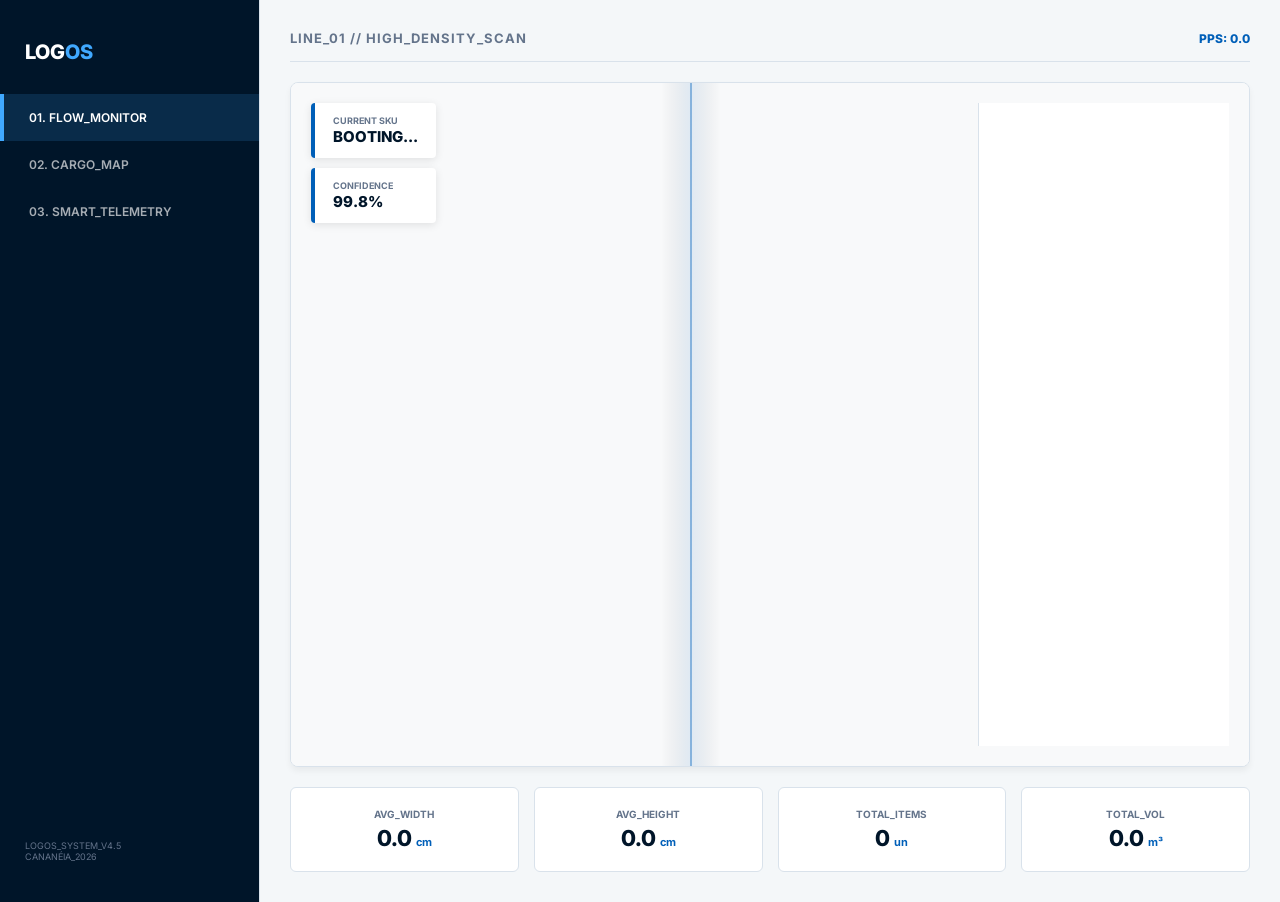
<file: index.html>
<!DOCTYPE html>
<html lang="pt-br">
<head>
    <meta charset="UTF-8">
    <title>LOGOS | Industrial Flow Analysis</title>
    <link rel="stylesheet" href="css/index.css">
</head>
<body>
    <nav>
        <div class="brand">LOG<span>OS</span></div>
        <a href="index.html" class="nav-link active" id="nav-index">01. FLOW_MONITOR</a>
        <a href="carga.html" class="nav-link" id="nav-carga">02. CARGO_MAP</a>
        <a href="telemetria.html" class="nav-link" id="nav-telemetria">03. SMART_TELEMETRY</a>
        <div style="margin-top: auto; padding: 0 25px; font-size: 9px; color: #64748b;">LOGOS_SYSTEM_V4.5<br>CANANÉIA_2026</div>
    </nav>

    <main>
        <div class="header-meta">
            <h1>LINE_01 // HIGH_DENSITY_SCAN</h1>
            <div id="pps-counter" style="font-size: 12px; color: var(--accent); font-weight: 800;">PPS: 0.0</div>
        </div>

        <div class="viewport-wrapper">
            <canvas id="flowCanvas"></canvas>
            <div class="hud-overlay">
                <div class="hud-stat"><label>Current SKU</label><span id="curSKU">BOOTING...</span></div>
                <div class="hud-stat"><label>Confidence</label><span>99.8%</span></div>
            </div>
            <div class="event-stream" id="eventStream"></div>
        </div>

        <footer>
            <div class="data-card"><label>AVG_WIDTH</label><span id="avgW">0.0</span><span class="unit">cm</span></div>
            <div class="data-card"><label>AVG_HEIGHT</label><span id="avgH">0.0</span><span class="unit">cm</span></div>
            <div class="data-card"><label>TOTAL_ITEMS</label><span id="totalItems">0</span><span class="unit">un</span></div>
            <div class="data-card"><label>TOTAL_VOL</label><span id="totalVol">0.0</span><span class="unit">m³</span></div>
        </footer>
    </main>
</body>
<script src="js/index.js"></script>
</html>
</file>
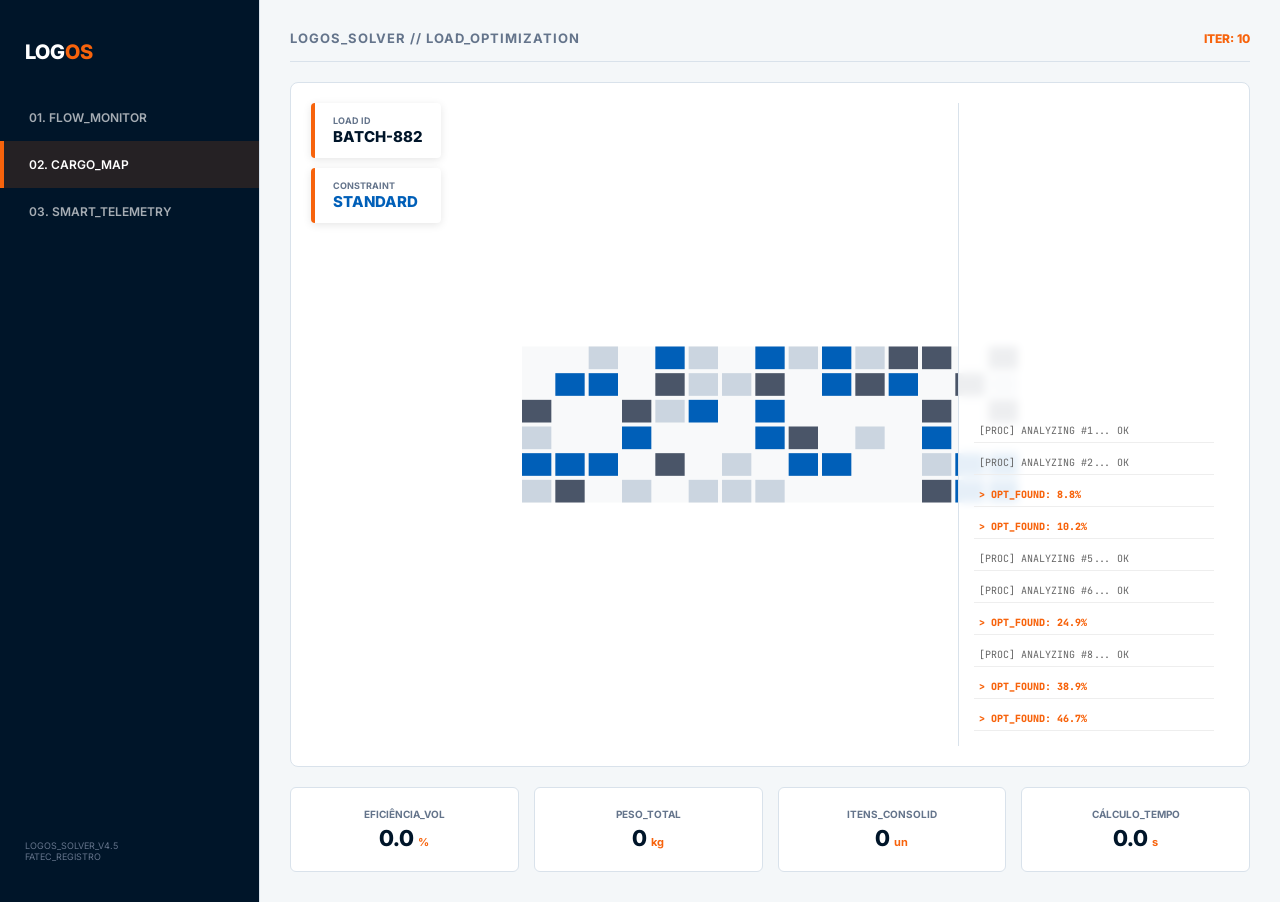
<file: carga.html>
<!DOCTYPE html>
<html lang="pt-br">
<head>
    <meta charset="UTF-8">
    <title>LOGOS | Cargo Optimization</title>
<link rel="stylesheet" href="css/carga.css">
</head>
<body>
    <nav>
        <div class="brand">LOG<span>OS</span></div>
        <a href="index.html" class="nav-link">01. FLOW_MONITOR</a>
        <a href="carga.html" class="nav-link active">02. CARGO_MAP</a>
        <a href="telemetria.html" class="nav-link">03. SMART_TELEMETRY</a>
        <div style="margin-top: auto; padding: 0 25px; font-size: 9px; color: #64748b;">LOGOS_SOLVER_V4.5<br>FATEC_REGISTRO</div>
    </nav>

    <main>
        <div class="header-meta">
            <h1>LOGOS_SOLVER // LOAD_OPTIMIZATION</h1>
            <div id="iter-counter" style="font-size: 12px; color: var(--accent); font-weight: 800;">ITER: 0</div>
        </div>

        <div class="viewport-wrapper">
            <canvas id="cargoCanvas"></canvas>
            <div class="hud-overlay">
                <div class="hud-stat"><label>Load ID</label><span>BATCH-882</span></div>
                <div class="hud-stat"><label>Constraint</label><span style="color:#005fb8">STANDARD</span></div>
            </div>
            <div class="algo-terminal" id="algoTerminal"></div>
        </div>

        <footer>
            <div class="data-card"><label>EFICIÊNCIA_VOL</label><span id="finalEff">0.0</span><span class="unit">%</span></div>
            <div class="data-card"><label>PESO_TOTAL</label><span id="finalWeight">0</span><span class="unit">kg</span></div>
            <div class="data-card"><label>ITENS_CONSOLID</label><span id="finalItems">0</span><span class="unit">un</span></div>
            <div class="data-card"><label>CÁLCULO_TEMPO</label><span id="calcTime">0.0</span><span class="unit">s</span></div>
        </footer>
    </main>

    <script src="js/carga.js">
        
    </script>
</body>
</html>
</file>
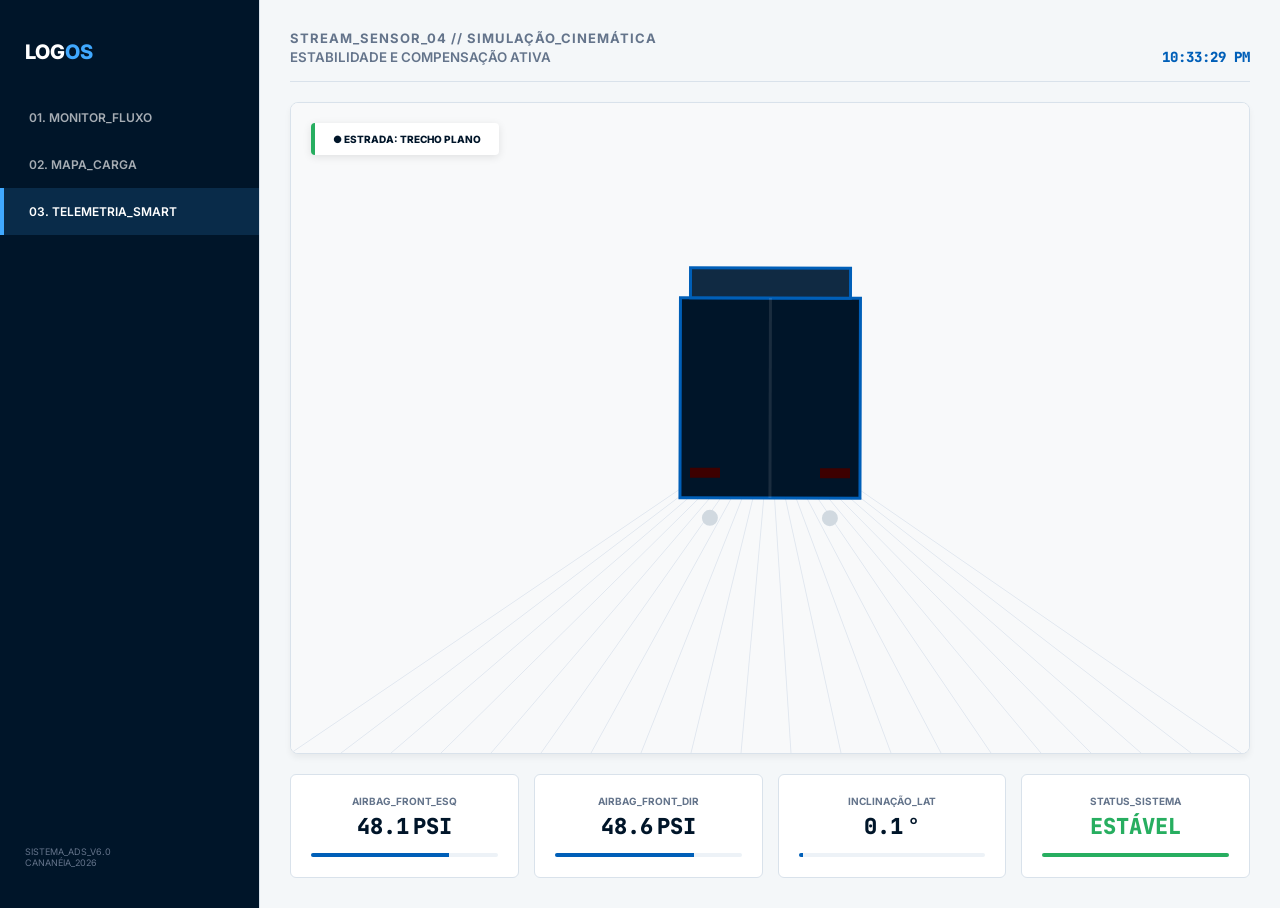
<file: telemetria.html>
<!DOCTYPE html>
<html lang="pt-br">
<head>
    <meta charset="UTF-8">
    <title>LOGOS | Telemetria e Estabilidade</title>
    <link rel="stylesheet" href="css/telemetria.css">
</head>
<body>
    <nav>
        <div class="brand">LOG<span>OS</span></div>
        <a href="index.html" class="nav-link">01. MONITOR_FLUXO</a>
        <a href="carga.html" class="nav-link">02. MAPA_CARGA</a>
        <a href="telemetria.html" class="nav-link active">03. TELEMETRIA_SMART</a>
        <div style="margin-top: auto; padding: 0 25px; font-size: 9px; color: #64748b;">SISTEMA_ADS_V6.0<br>CANANÉIA_2026</div>
    </nav>

    <main>
        <header>
            <div>
                <h1>STREAM_SENSOR_04 // SIMULAÇÃO_CINEMÁTICA</h1>
                <small style="color: #64748b; font-weight: 600; text-transform: uppercase;">Estabilidade e Compensação Ativa</small>
            </div>
            <div id="clock" style="font-size: 14px; color: var(--accent); font-weight: 800; font-family: 'JetBrains Mono';">00:00:00</div>
        </header>

        <div class="viewport-container">
            <div class="safety-badge" id="main-badge">● INICIALIZANDO MONITOR...</div>
            <canvas id="kineticCanvas"></canvas>
        </div>

        <footer>
            <div class="info-card">
                <label>AIRBAG_FRONT_ESQ</label><span id="psi1">--</span><span class="unit">PSI</span>
                <div class="mini-graph"><div class="graph-bar" id="b1"></div></div>
            </div>
            <div class="info-card">
                <label>AIRBAG_FRONT_DIR</label><span id="psi2">--</span><span class="unit">PSI</span>
                <div class="mini-graph"><div class="graph-bar" id="b2"></div></div>
            </div>
            <div class="info-card">
                <label>INCLINAÇÃO_LAT</label><span id="inc">--</span><span class="unit">°</span>
                <div class="mini-graph"><div class="graph-bar" id="b3"></div></div>
            </div>
            <div class="info-card">
                <label>STATUS_SISTEMA</label><span id="status-txt" style="color: var(--safe);">ESTÁVEL</span>
                <div class="mini-graph"><div class="graph-bar" id="b4" style="width: 100%; background: var(--safe);"></div></div>
            </div>
        </footer>
    </main>

    <script src="js/telemetria.js">
        
    </script>
</body>
</html>
</file>
<file: css/index.css>
@import url('https://fonts.googleapis.com/css2?family=Inter:wght@400;600;800&family=JetBrains+Mono:wght@400;700&display=swap');

        :root {
            --bg: #f4f7f9;
            --sidebar: #001529;
            --accent: #005fb8;
            --border: #d9e2eb;
            --text: #1d2129;
            --subtext: #64748b;
        }

        body {
            margin: 0; background: var(--bg); color: var(--text);
            font-family: 'Inter', sans-serif;
            display: grid; grid-template-columns: 260px 1fr;
            height: 100vh; overflow: hidden;
        }

        nav {
            background: var(--sidebar); border-right: 1px solid var(--border);
            padding: 40px 0; display: flex; flex-direction: column; z-index: 9999;
        }

        .brand { font-weight: 800; font-size: 20px; color: #fff; padding: 0 25px; margin-bottom: 30px; }
        .brand span { color: #40a9ff; }
        
        .nav-link {
            text-decoration: none; color: #a6adb4; padding: 16px 25px;
            font-size: 12px; font-weight: 600; transition: 0.2s; border-left: 4px solid transparent;
        }
        .nav-link:hover { background: rgba(255,255,255,0.05); color: #fff; }
        .nav-link.active { background: rgba(64, 169, 255, 0.15); color: #fff; border-left-color: #40a9ff; }

        main { padding: 30px; display: grid; grid-template-rows: auto 1fr auto; gap: 20px; }

        .header-meta { display: flex; justify-content: space-between; align-items: flex-end; border-bottom: 1px solid var(--border); padding-bottom: 15px; }
        .header-meta h1 { margin: 0; font-size: 13px; color: var(--subtext); text-transform: uppercase; letter-spacing: 1px; }

        .viewport-wrapper {
            position: relative; background: #ffffff; border: 1px solid var(--border);
            border-radius: 8px; overflow: hidden; box-shadow: 0 4px 6px rgba(0,0,0,0.05);
        }

        canvas { width: 100%; height: 100%; display: block; }

        .hud-overlay { position: absolute; left: 20px; top: 20px; display: flex; flex-direction: column; gap: 10px; pointer-events: none; }
        .hud-stat { background: #fff; padding: 12px 18px; border-left: 4px solid var(--accent); border-radius: 4px; box-shadow: 0 2px 8px rgba(0,0,0,0.1); }
        .hud-stat label { display: block; font-size: 9px; color: var(--subtext); text-transform: uppercase; font-weight: 700; }
        .hud-stat span { font-size: 15px; color: var(--sidebar); font-weight: 800; }

        .event-stream {
            position: absolute; right: 20px; top: 20px; bottom: 20px; width: 220px;
            background: rgba(255,255,255,0.9); border-left: 1px solid var(--border);
            padding: 15px; font-size: 10px; font-family: 'JetBrains Mono'; overflow: hidden; 
            display: flex; flex-direction: column-reverse; gap: 8px; backdrop-filter: blur(4px);
        }
        .log-entry { padding: 5px; border-bottom: 1px solid #eee; color: #666; }
        .log-entry.highlight { color: var(--accent); font-weight: 700; }

        footer { display: grid; grid-template-columns: repeat(4, 1fr); gap: 15px; }
        .data-card { background: #fff; border: 1px solid var(--border); border-radius: 6px; padding: 20px; text-align: center; }
        .data-card label { display: block; font-size: 10px; color: var(--subtext); font-weight: 700; margin-bottom: 5px; }
        .data-card span { font-size: 22px; font-weight: 800; color: var(--sidebar); }
        .data-card .unit { font-size: 11px; color: var(--accent); font-weight: 700; margin-left: 4px; }
</file>
<file: css/carga.css>
@import url('https://fonts.googleapis.com/css2?family=Inter:wght@400;600;800&family=JetBrains+Mono:wght@400;700&display=swap');

        :root {
            --bg: #f4f7f9;
            --sidebar: #001529;
            --accent: #f7630c; /* Laranja Industrial para destaque de otimização */
            --border: #d9e2eb;
            --text: #1d2129;
            --subtext: #64748b;
        }

        body {
            margin: 0; background: var(--bg); color: var(--text);
            font-family: 'Inter', sans-serif;
            display: grid; grid-template-columns: 260px 1fr;
            height: 100vh; overflow: hidden;
        }

        nav {
            background: var(--sidebar); border-right: 1px solid var(--border);
            padding: 40px 0; display: flex; flex-direction: column; z-index: 9999;
        }

        .brand { font-weight: 800; font-size: 20px; color: #fff; padding: 0 25px; margin-bottom: 30px; }
        .brand span { color: var(--accent); }
        
        .nav-link {
            text-decoration: none; color: #a6adb4; padding: 16px 25px;
            font-size: 12px; font-weight: 600; transition: 0.2s; border-left: 4px solid transparent;
        }
        .nav-link:hover { background: rgba(255,255,255,0.05); color: #fff; }
        .nav-link.active { background: rgba(247, 99, 12, 0.15); color: #fff; border-left-color: var(--accent); }

        main { padding: 30px; display: grid; grid-template-rows: auto 1fr auto; gap: 20px; }

        .header-meta { display: flex; justify-content: space-between; align-items: flex-end; border-bottom: 1px solid var(--border); padding-bottom: 15px; }
        .header-meta h1 { margin: 0; font-size: 13px; color: var(--subtext); text-transform: uppercase; letter-spacing: 1px; }

        .viewport-wrapper {
            position: relative; background: #ffffff; border: 1px solid var(--border);
            border-radius: 8px; overflow: hidden; display: flex; align-items: center; justify-content: center;
        }

        canvas { width: 100%; height: 100%; display: block; }

        .hud-overlay { position: absolute; left: 20px; top: 20px; display: flex; flex-direction: column; gap: 10px; pointer-events: none; }
        .hud-stat { background: #fff; padding: 12px 18px; border-left: 4px solid var(--accent); border-radius: 4px; box-shadow: 0 2px 8px rgba(0,0,0,0.1); }
        .hud-stat label { display: block; font-size: 9px; color: var(--subtext); text-transform: uppercase; font-weight: 700; }
        .hud-stat span { font-size: 15px; color: var(--sidebar); font-weight: 800; }

        .algo-terminal {
            position: absolute; right: 20px; top: 20px; bottom: 20px; width: 240px;
            background: rgba(255,255,255,0.9); border-left: 1px solid var(--border);
            padding: 15px; font-size: 10px; font-family: 'JetBrains Mono'; overflow: hidden; 
            display: flex; flex-direction: column-reverse; gap: 8px; backdrop-filter: blur(4px);
        }
        .algo-entry { padding: 5px; border-bottom: 1px solid #eee; color: #666; }
        .algo-entry.fit { color: var(--accent); font-weight: 800; }

        footer { display: grid; grid-template-columns: repeat(4, 1fr); gap: 15px; }
        .data-card { background: #fff; border: 1px solid var(--border); border-radius: 6px; padding: 20px; text-align: center; }
        .data-card label { display: block; font-size: 10px; color: var(--subtext); font-weight: 700; margin-bottom: 5px; }
        .data-card span { font-size: 22px; font-weight: 800; color: var(--sidebar); }
        .data-card .unit { font-size: 11px; color: var(--accent); font-weight: 700; margin-left: 4px; }
</file>
<file: css/telemetria.css>
@import url('https://fonts.googleapis.com/css2?family=Inter:wght@400;600;800&family=JetBrains+Mono:wght@400;700&display=swap');

        :root {
            --bg: #f4f7f9;
            --sidebar: #001529;
            --accent: #005fb8;
            --border: #d9e2eb;
            --text: #1d2129;
            --subtext: #64748b;
            --danger: #c0392b;
            --safe: #27ae60;
        }

        body {
            margin: 0; background: var(--bg); color: var(--text);
            font-family: 'Inter', sans-serif;
            display: grid; grid-template-columns: 260px 1fr;
            height: 100vh; overflow: hidden;
        }

        /* Navegação Lateral */
        nav { background: var(--sidebar); border-right: 1px solid var(--border); padding: 40px 0; display: flex; flex-direction: column; z-index: 9999; }
        .brand { font-weight: 800; font-size: 20px; color: #fff; padding: 0 25px; margin-bottom: 30px; }
        .brand span { color: #40a9ff; }
        .nav-link { text-decoration: none; color: #a6adb4; padding: 16px 25px; font-size: 12px; font-weight: 600; border-left: 4px solid transparent; transition: 0.3s; }
        .nav-link.active { background: rgba(64, 169, 255, 0.15); color: #fff; border-left-color: #40a9ff; }

        /* Área Principal */
        main { padding: 30px; display: grid; grid-template-rows: auto 1fr auto; gap: 20px; }
        header { display: flex; justify-content: space-between; align-items: flex-end; border-bottom: 1px solid var(--border); padding-bottom: 15px; }
        header h1 { margin: 0; font-size: 13px; color: var(--subtext); text-transform: uppercase; letter-spacing: 1px; }

        .viewport-container {
            position: relative; background: #ffffff; border: 1px solid var(--border);
            border-radius: 8px; overflow: hidden; box-shadow: 0 4px 6px rgba(0,0,0,0.05);
        }
        canvas { width: 100%; height: 100%; display: block; }

        /* Badge de Segurança Dinâmico */
        .safety-badge {
            position: absolute; top: 20px; left: 20px;
            padding: 10px 18px; background: #fff; border-left: 4px solid var(--safe);
            color: var(--sidebar); font-size: 10px; font-weight: 800; border-radius: 4px;
            box-shadow: 0 2px 8px rgba(0,0,0,0.1); z-index: 10;
        }

        /* Footer e Cards de Dados */
        footer { display: grid; grid-template-columns: repeat(4, 1fr); gap: 15px; }
        .info-card { background: #fff; border: 1px solid var(--border); border-radius: 6px; padding: 20px; text-align: center; }
        .info-card label { display: block; font-size: 10px; color: var(--subtext); font-weight: 700; margin-bottom: 5px; text-transform: uppercase; }
        .info-card span { font-size: 22px; font-weight: 800; color: var(--sidebar); font-family: 'JetBrains Mono', monospace; }
        .unit { font-size: 11px; color: var(--accent); font-weight: 700; margin-left: 4px; }

        /* Barras de Progresso */
        .mini-graph { height: 4px; width: 100%; background: #edf2f7; margin-top: 12px; border-radius: 2px; overflow: hidden; }
        .graph-bar { height: 100%; background: var(--accent); width: 0%; transition: width 0.1s linear; }

        /* Efeito de Alerta Crítico */
        @keyframes status-alert { 0%, 100% { border-left-color: var(--danger); color: var(--danger); } 50% { border-left-color: #eee; color: #333; } }
        .danger-mode { animation: status-alert 0.6s infinite; background: rgba(192, 57, 43, 0.05) !important; }
</file>
